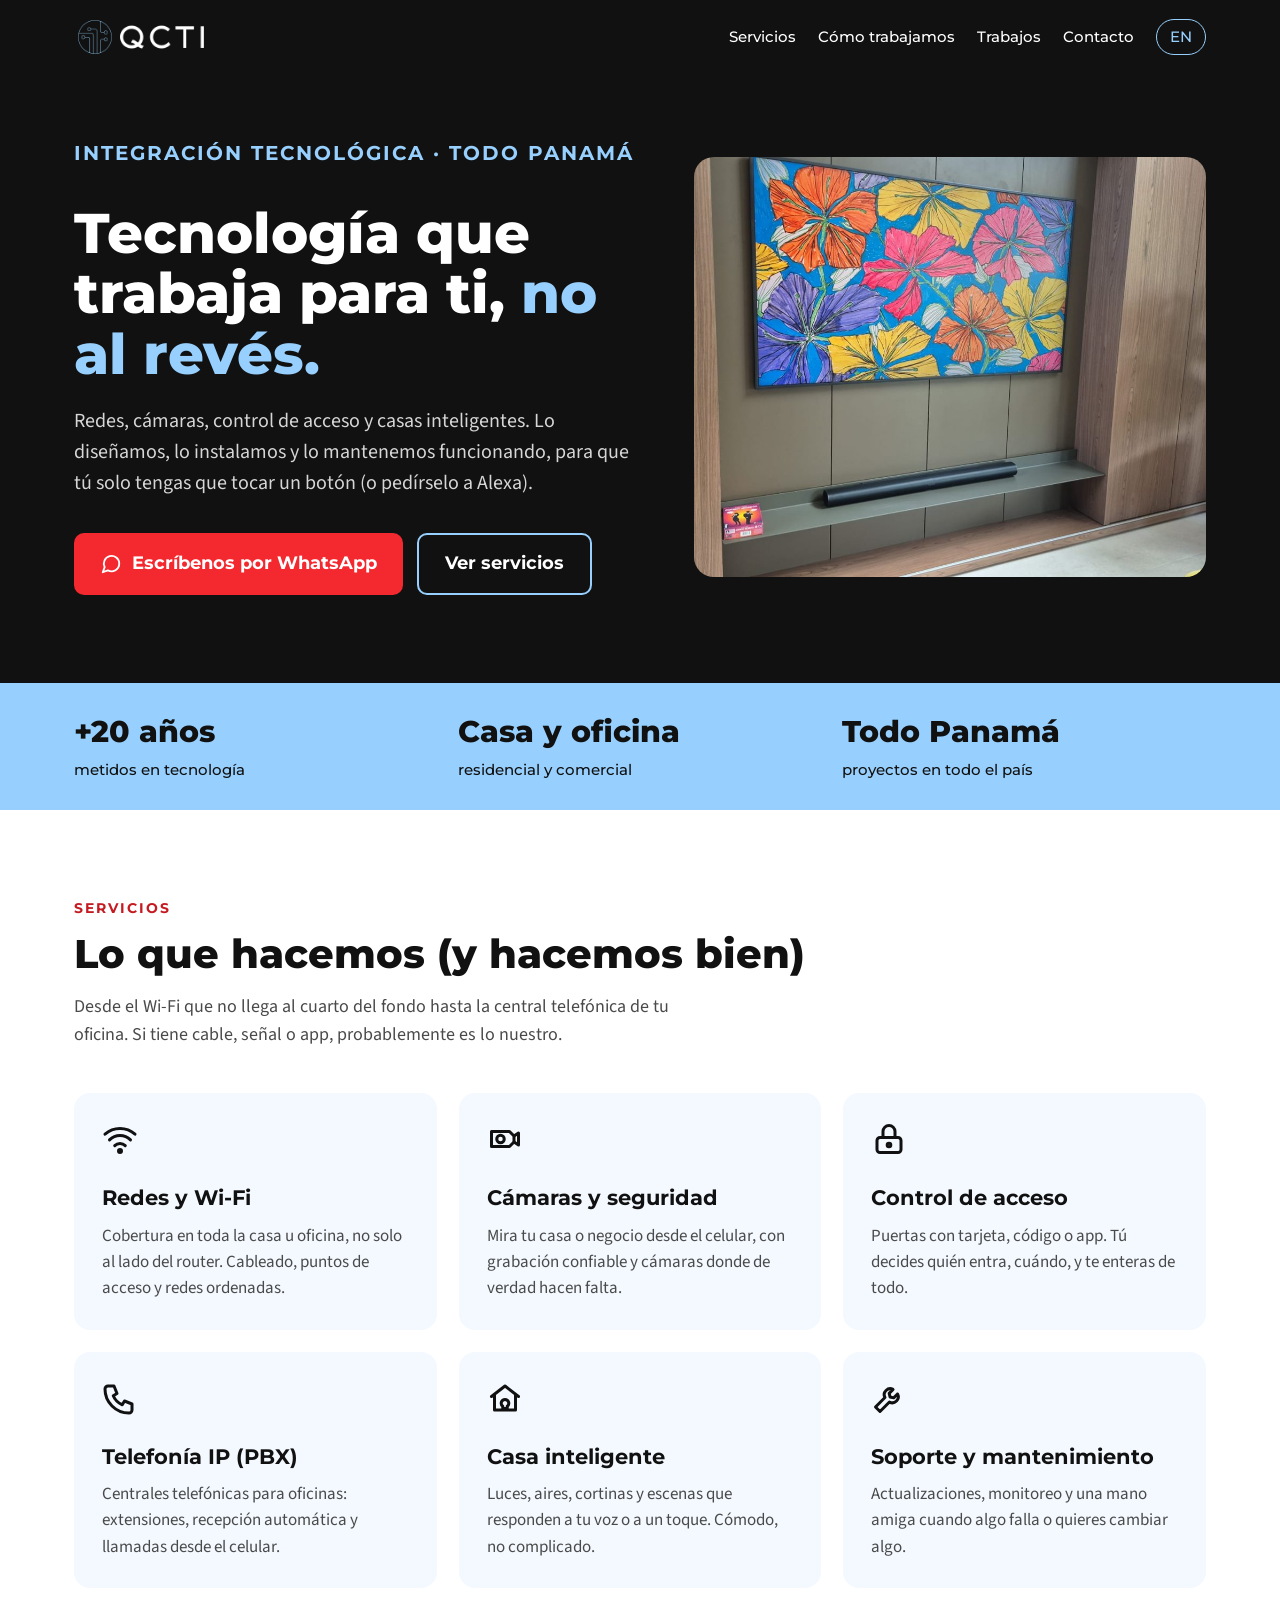
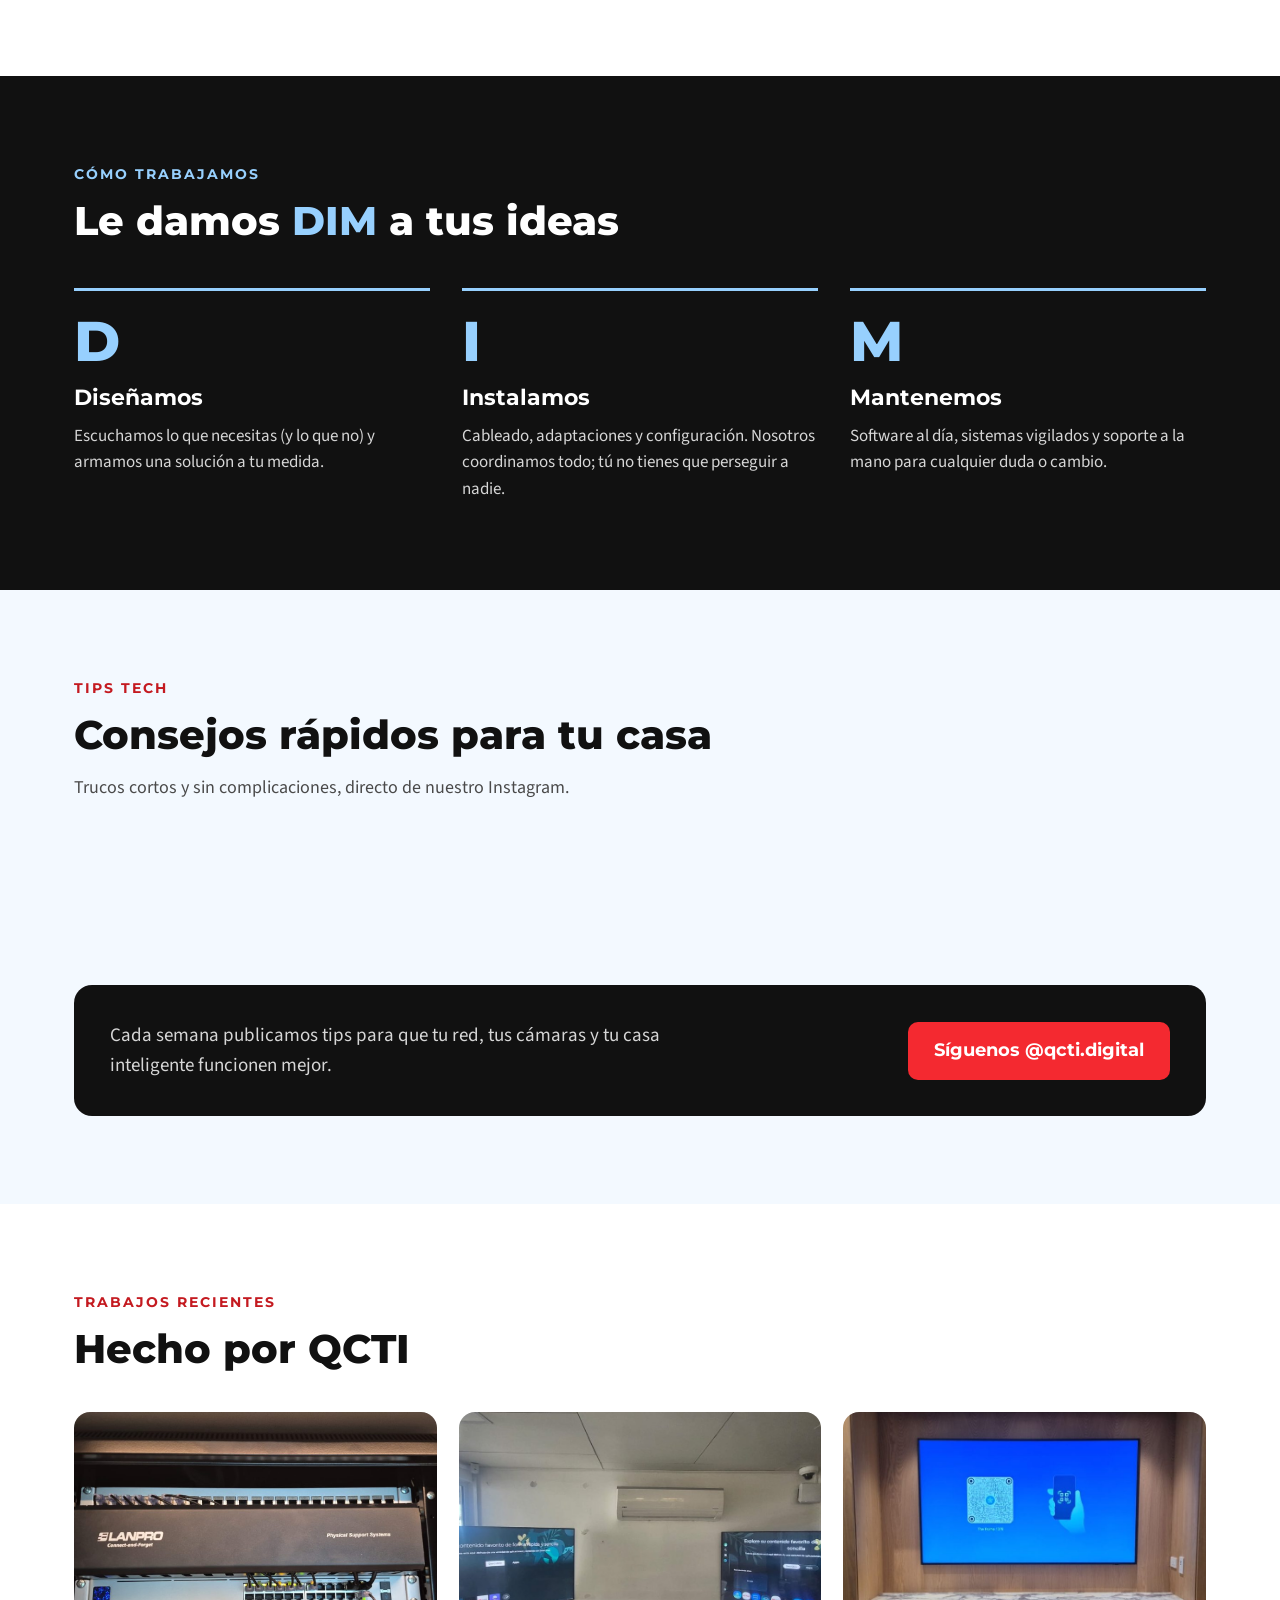
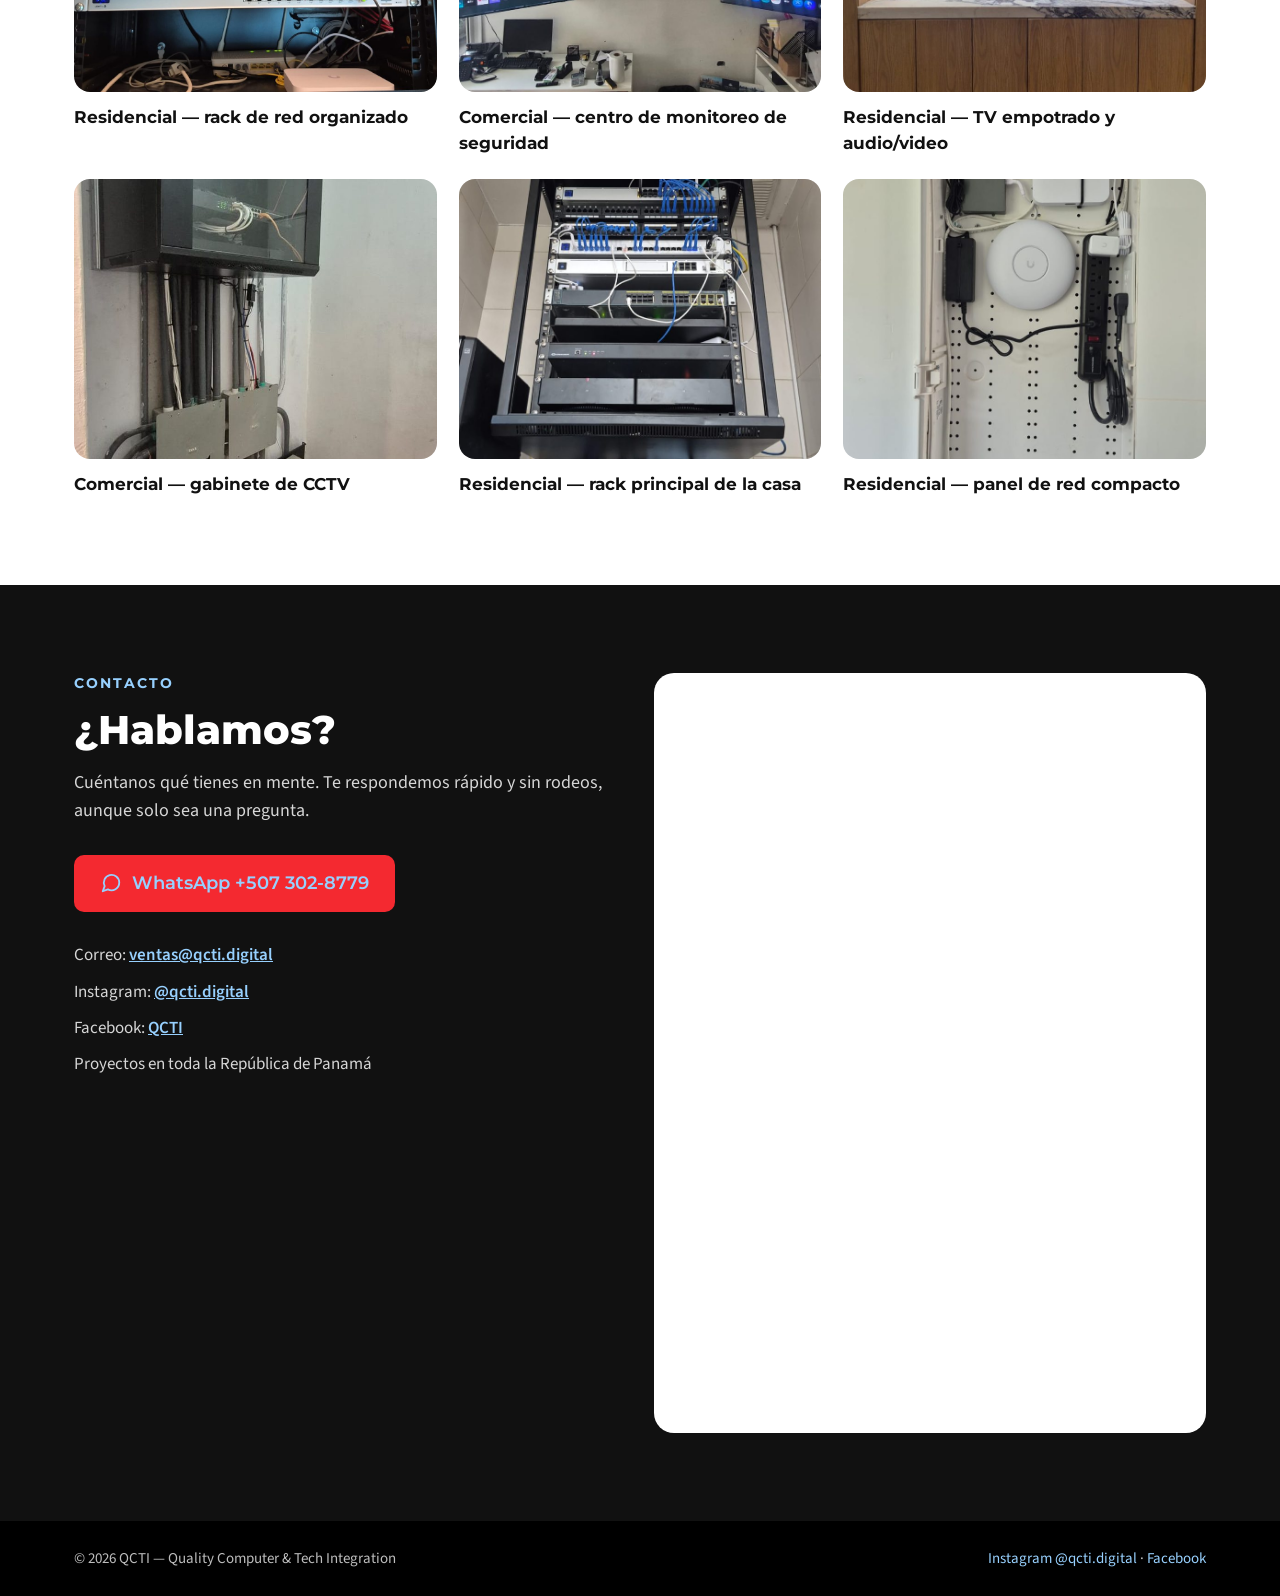
<file: index.html>
<!doctype html>
<html lang="es">
<head>
<meta charset="utf-8">
<meta name="viewport" content="width=device-width, initial-scale=1">
<title>QCTI — Integración tecnológica en Panamá</title>
<meta name="description" content="Redes, cámaras, control de acceso, telefonía IP y casas inteligentes. Diseñamos, instalamos y mantenemos. Proyectos en toda la República de Panamá.">
<meta property="og:title" content="QCTI — Integración tecnológica en Panamá">
<meta property="og:description" content="Redes, cámaras, control de acceso, telefonía IP y casas inteligentes. Diseñamos, instalamos y mantenemos. Proyectos en toda la República de Panamá.">
<meta property="og:image" content="https://qcti.digital/assets/img/og.jpg">
<meta property="og:type" content="website">
<link rel="icon" href="favicon.png">
<link rel="apple-touch-icon" href="assets/img/apple-touch-icon.png">
<link rel="alternate" hreflang="es" href="https://qcti.digital/">
<link rel="alternate" hreflang="en" href="https://qcti.digital/en/">
<link rel="preconnect" href="https://fonts.googleapis.com">
<link rel="preconnect" href="https://fonts.gstatic.com" crossorigin>
<link href="https://fonts.googleapis.com/css2?family=Montserrat:wght@500;700;800&family=Source+Sans+3:wght@400;600&display=swap" rel="stylesheet">
<link rel="stylesheet" href="assets/site.css">
<!-- Metricool tracking -->
<script>function loadScript(a){var b=document.getElementsByTagName("head")[0],c=document.createElement("script");c.type="text/javascript",c.src="https://tracker.metricool.com/resources/be.js",c.onreadystatechange=a,c.onload=a,b.appendChild(c)}loadScript(function(){beTracker.t({hash:"395db143343a4feb9411575e496ec70f"})});</script>
</head>
<body>
<header><div class="wrap bar">
<a class="logo" href="#top" aria-label="QCTI"><img src="assets/img/qcti-logo-white.png" alt="QCTI" width="640" height="200"></a>
<nav aria-label="Menu"><a href="#servicios">Servicios</a><a href="#como">Cómo trabajamos</a><a href="#trabajos">Trabajos</a><a href="#contacto">Contacto</a><a class="lang" href="en/" hreflang="en" aria-label="English">EN</a></nav>
</div></header>
<main id="top">
<section class="hero"><div class="wrap">
<div class="hero-text">
<p class="eyebrow">Integración tecnológica · Todo Panamá</p>
<h1>Tecnología que trabaja para ti, <span>no al revés.</span></h1>
<p>Redes, cámaras, control de acceso y casas inteligentes. Lo diseñamos, lo instalamos y lo mantenemos funcionando, para que tú solo tengas que tocar un botón (o pedírselo a Alexa).</p>
<div class="ctas"><a class="btn btn-red" href="https://wa.me/5073028779?text=Hola%20QCTI%2C%20quisiera%20información"><svg width="22" height="22" viewBox="0 0 24 24" fill="none" stroke="currentColor" stroke-width="2" stroke-linecap="round" stroke-linejoin="round" aria-hidden="true"><path d="M21 11.5a8.4 8.4 0 0 1-12.4 7.4L3 21l2.1-5.6A8.4 8.4 0 1 1 21 11.5z"/></svg>Escríbenos por WhatsApp</a><a class="btn btn-line" href="#servicios">Ver servicios</a></div>
</div>
<img class="hero-img" src="assets/img/hero-av-wall.jpg" alt="Sala con TV empotrado y barra de sonido instalados por QCTI" width="1400" height="787">
</div></section>
<section class="facts" aria-label="QCTI"><div class="wrap"><div><b>+20 años</b><span>metidos en tecnología</span></div><div><b>Casa y oficina</b><span>residencial y comercial</span></div><div><b>Todo Panamá</b><span>proyectos en todo el país</span></div></div></section>
<section id="servicios" class="section"><div class="wrap">
<p class="eyebrow">Servicios</p><h2>Lo que hacemos (y hacemos bien)</h2><p class="lead">Desde el Wi‑Fi que no llega al cuarto del fondo hasta la central telefónica de tu oficina. Si tiene cable, señal o app, probablemente es lo nuestro.</p>
<div class="grid"><div class="card"><svg width="36" height="36" viewBox="0 0 24 24" fill="none" stroke="#111" stroke-width="2" stroke-linecap="round" stroke-linejoin="round" aria-hidden="true"><path d="M2 8.8a15 15 0 0 1 20 0"/><path d="M5 12.6a10 10 0 0 1 14 0"/><path d="M8.5 16.4a5 5 0 0 1 7 0"/><circle cx="12" cy="20" r="1"/></svg><h3>Redes y Wi‑Fi</h3><p>Cobertura en toda la casa u oficina, no solo al lado del router. Cableado, puntos de acceso y redes ordenadas.</p></div><div class="card"><svg width="36" height="36" viewBox="0 0 24 24" fill="none" stroke="#111" stroke-width="2" stroke-linecap="round" stroke-linejoin="round" aria-hidden="true"><path d="M3 7h12l3 3v4l-3 3H3z"/><circle cx="9" cy="12" r="2.5"/><path d="M18 10l3-2v8l-3-2"/></svg><h3>Cámaras y seguridad</h3><p>Mira tu casa o negocio desde el celular, con grabación confiable y cámaras donde de verdad hacen falta.</p></div><div class="card"><svg width="36" height="36" viewBox="0 0 24 24" fill="none" stroke="#111" stroke-width="2" stroke-linecap="round" stroke-linejoin="round" aria-hidden="true"><rect x="4" y="11" width="16" height="10" rx="2"/><path d="M8 11V7a4 4 0 0 1 8 0v4"/><circle cx="12" cy="16" r="1.2"/></svg><h3>Control de acceso</h3><p>Puertas con tarjeta, código o app. Tú decides quién entra, cuándo, y te enteras de todo.</p></div><div class="card"><svg width="36" height="36" viewBox="0 0 24 24" fill="none" stroke="#111" stroke-width="2" stroke-linecap="round" stroke-linejoin="round" aria-hidden="true"><path d="M4 4h4l2 5-2.5 1.5a11 11 0 0 0 6 6L15 14l5 2v4a2 2 0 0 1-2 2A16 16 0 0 1 2 6a2 2 0 0 1 2-2z"/></svg><h3>Telefonía IP (PBX)</h3><p>Centrales telefónicas para oficinas: extensiones, recepción automática y llamadas desde el celular.</p></div><div class="card"><svg width="36" height="36" viewBox="0 0 24 24" fill="none" stroke="#111" stroke-width="2" stroke-linecap="round" stroke-linejoin="round" aria-hidden="true"><path d="M3 11l9-7 9 7"/><path d="M5 10v10h14V10"/><path d="M12 13a2.5 2.5 0 0 0-1.5 4.5V19h3v-1.5A2.5 2.5 0 0 0 12 13z"/></svg><h3>Casa inteligente</h3><p>Luces, aires, cortinas y escenas que responden a tu voz o a un toque. Cómodo, no complicado.</p></div><div class="card"><svg width="36" height="36" viewBox="0 0 24 24" fill="none" stroke="#111" stroke-width="2" stroke-linecap="round" stroke-linejoin="round" aria-hidden="true"><path d="M14.7 6.3a4 4 0 0 0-5.4 5.4L3 18l3 3 6.3-6.3a4 4 0 0 0 5.4-5.4l-2.6 2.6-2.4-.6-.6-2.4z"/></svg><h3>Soporte y mantenimiento</h3><p>Actualizaciones, monitoreo y una mano amiga cuando algo falla o quieres cambiar algo.</p></div></div>
</div></section>
<section id="como" class="section dark"><div class="wrap">
<p class="eyebrow">Cómo trabajamos</p><h2 style="margin-bottom:44px">Le damos <span style="color:var(--blue)">DIM</span> a tus ideas</h2>
<div class="steps"><div class="step"><div class="l">D</div><h3>Diseñamos</h3><p>Escuchamos lo que necesitas (y lo que no) y armamos una solución a tu medida.</p></div><div class="step"><div class="l">I</div><h3>Instalamos</h3><p>Cableado, adaptaciones y configuración. Nosotros coordinamos todo; tú no tienes que perseguir a nadie.</p></div><div class="step"><div class="l">M</div><h3>Mantenemos</h3><p>Software al día, sistemas vigilados y soporte a la mano para cualquier duda o cambio.</p></div></div>
</div></section>
<section id="tips" class="section ice"><div class="wrap">
<div class="tips-head"><div><p class="eyebrow">Tips tech</p><h2>Consejos rápidos para tu casa</h2><p class="lead">Trucos cortos y sin complicaciones, directo de nuestro Instagram.</p></div></div>
<!-- Instagram feed (Behold) -->
<div class="ig-feed"><behold-widget feed-id="ZJGMYx6UoQaLjsUKSfDc"></behold-widget></div>
<div class="ig-box"><p>Cada semana publicamos tips para que tu red, tus cámaras y tu casa inteligente funcionen mejor.</p><a class="btn btn-red" href="https://instagram.com/qcti.digital">Síguenos @qcti.digital</a></div>
</div></section>
<section id="trabajos" class="section"><div class="wrap">
<p class="eyebrow">Trabajos recientes</p><h2 style="margin-bottom:40px">Hecho por QCTI</h2>
<div class="grid gallery"><figure><img src="assets/img/rack-residencial.jpg" alt="Residencial — rack de red organizado" loading="lazy" width="1400" height="788"><figcaption>Residencial — rack de red organizado</figcaption></figure><figure><img src="assets/img/centro-monitoreo.jpg" alt="Comercial — centro de monitoreo de seguridad" loading="lazy" width="1400" height="788"><figcaption>Comercial — centro de monitoreo de seguridad</figcaption></figure><figure><img src="assets/img/tv-empotrado.jpg" alt="Residencial — TV empotrado y audio/video" loading="lazy" width="1400" height="788"><figcaption>Residencial — TV empotrado y audio/video</figcaption></figure><figure><img src="assets/img/gabinete-cctv.jpg" alt="Comercial — gabinete de CCTV" loading="lazy" width="1400" height="788"><figcaption>Comercial — gabinete de CCTV</figcaption></figure><figure><img src="assets/img/rack-principal.jpg" alt="Residencial — rack principal de la casa" loading="lazy" width="1400" height="788"><figcaption>Residencial — rack principal de la casa</figcaption></figure><figure><img src="assets/img/panel-compacto.jpg" alt="Residencial — panel de red compacto" loading="lazy" width="1400" height="788"><figcaption>Residencial — panel de red compacto</figcaption></figure></div>
</div></section>
<section id="contacto" class="section dark contact"><div class="wrap">
<div class="contact-info">
<p class="eyebrow">Contacto</p><h2>¿Hablamos?</h2><p class="lead" style="margin-bottom:30px">Cuéntanos qué tienes en mente. Te respondemos rápido y sin rodeos, aunque solo sea una pregunta.</p>
<a class="btn btn-red" href="https://wa.me/5073028779?text=Hola%20QCTI%2C%20quisiera%20información"><svg width="22" height="22" viewBox="0 0 24 24" fill="none" stroke="currentColor" stroke-width="2" stroke-linecap="round" stroke-linejoin="round" aria-hidden="true"><path d="M21 11.5a8.4 8.4 0 0 1-12.4 7.4L3 21l2.1-5.6A8.4 8.4 0 1 1 21 11.5z"/></svg>WhatsApp +507 302-8779</a>
<ul><li>Correo: <a href="mailto:ventas@qcti.digital">ventas@qcti.digital</a></li><li>Instagram: <a href="https://instagram.com/qcti.digital">@qcti.digital</a></li><li>Facebook: <a href="https://www.facebook.com/qcti.digital">QCTI</a></li><li>Proyectos en toda la República de Panamá</li></ul>
</div>
<div class="form-box"><iframe src="https://docs.google.com/forms/d/e/1FAIpQLSe6XqBtSs-Q9NquqeVwQROhagyp8VaxZxzmzQJxmTKVOXbT4Q/viewform?embedded=true" title="Formulario de contacto" loading="lazy"></iframe></div>
</div></section>
</main>
<footer><div class="wrap"><div>© 2026 QCTI — Quality Computer &amp; Tech Integration</div><span><a href="https://instagram.com/qcti.digital">Instagram @qcti.digital</a> · <a href="https://www.facebook.com/qcti.digital">Facebook</a></span></div></footer>
<a class="wa-float" href="https://wa.me/5073028779?text=Hola%20QCTI%2C%20quisiera%20información" aria-label="WhatsApp"><svg width="22" height="22" viewBox="0 0 24 24" fill="none" stroke="currentColor" stroke-width="2" stroke-linecap="round" stroke-linejoin="round" aria-hidden="true"><path d="M21 11.5a8.4 8.4 0 0 1-12.4 7.4L3 21l2.1-5.6A8.4 8.4 0 1 1 21 11.5z"/></svg></a>
<script type="module" src="https://w.behold.so/widget.js"></script>
</body>
</html>
</file>
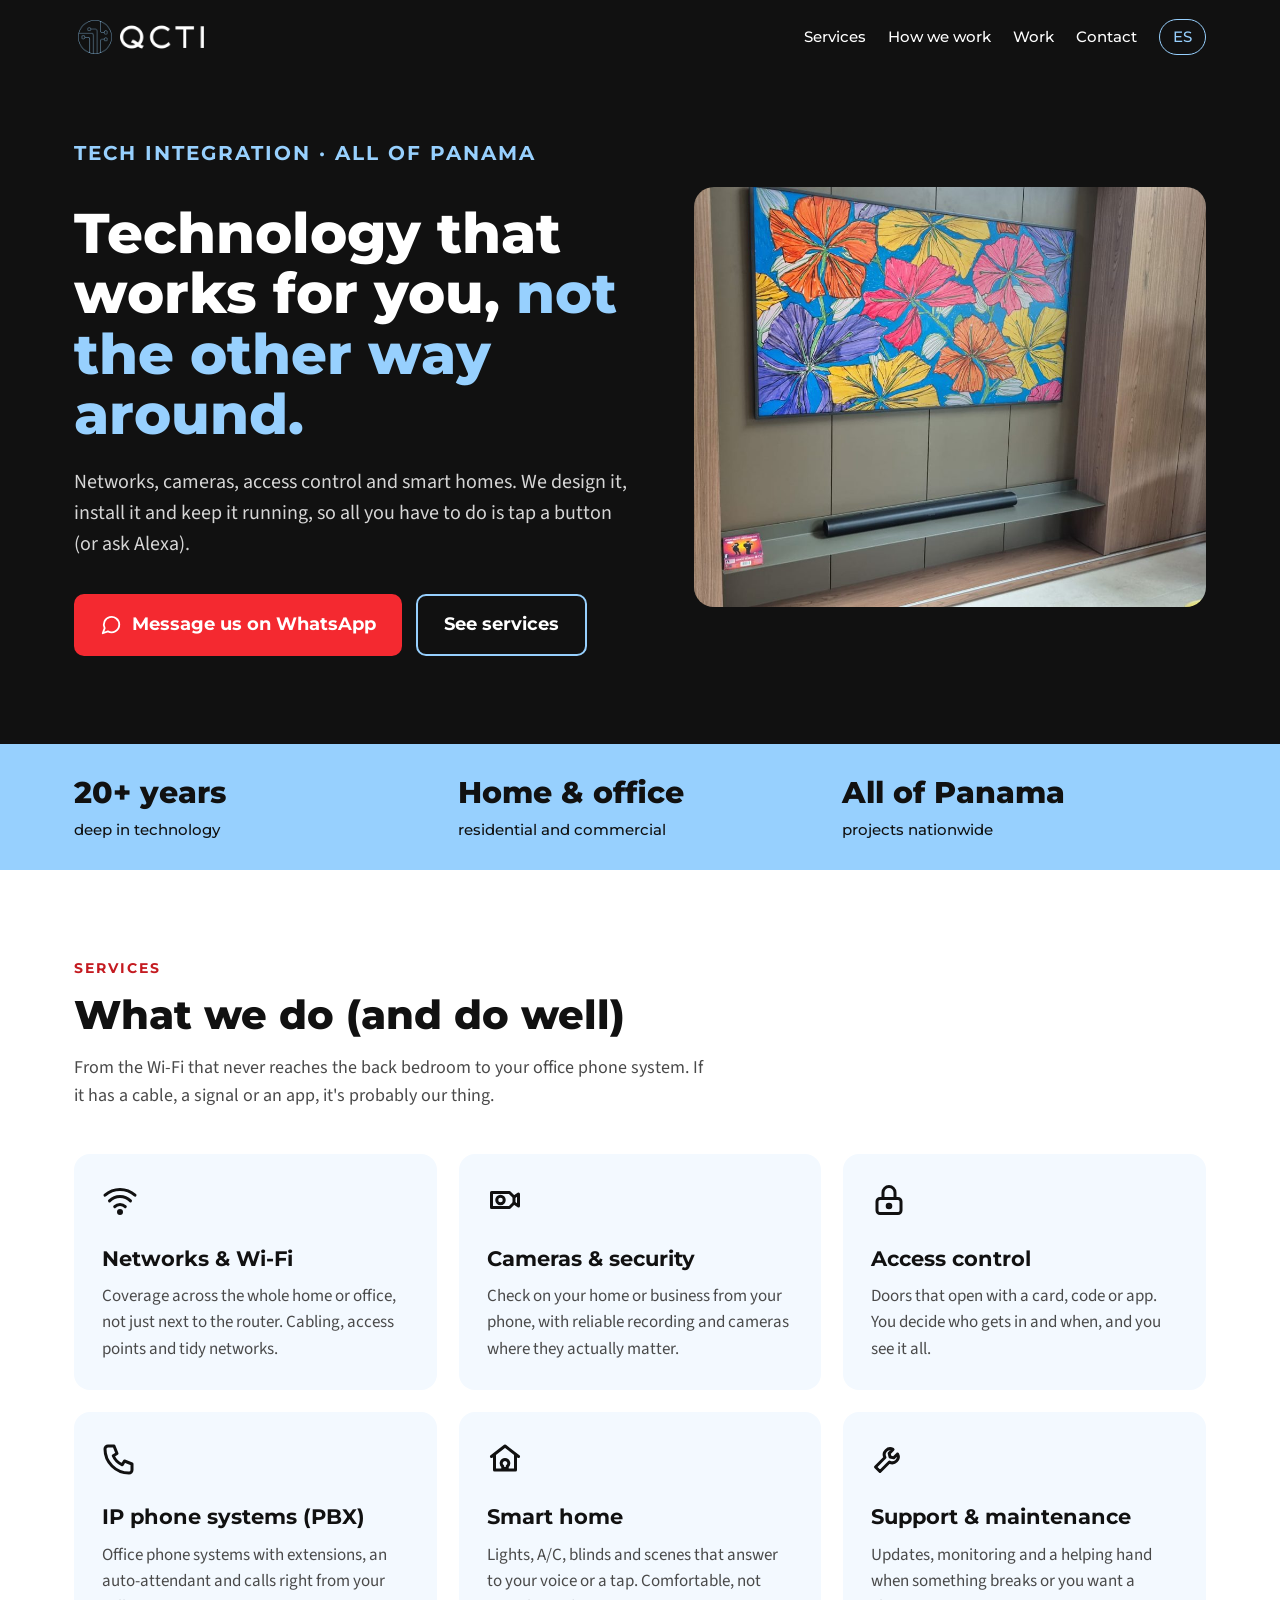
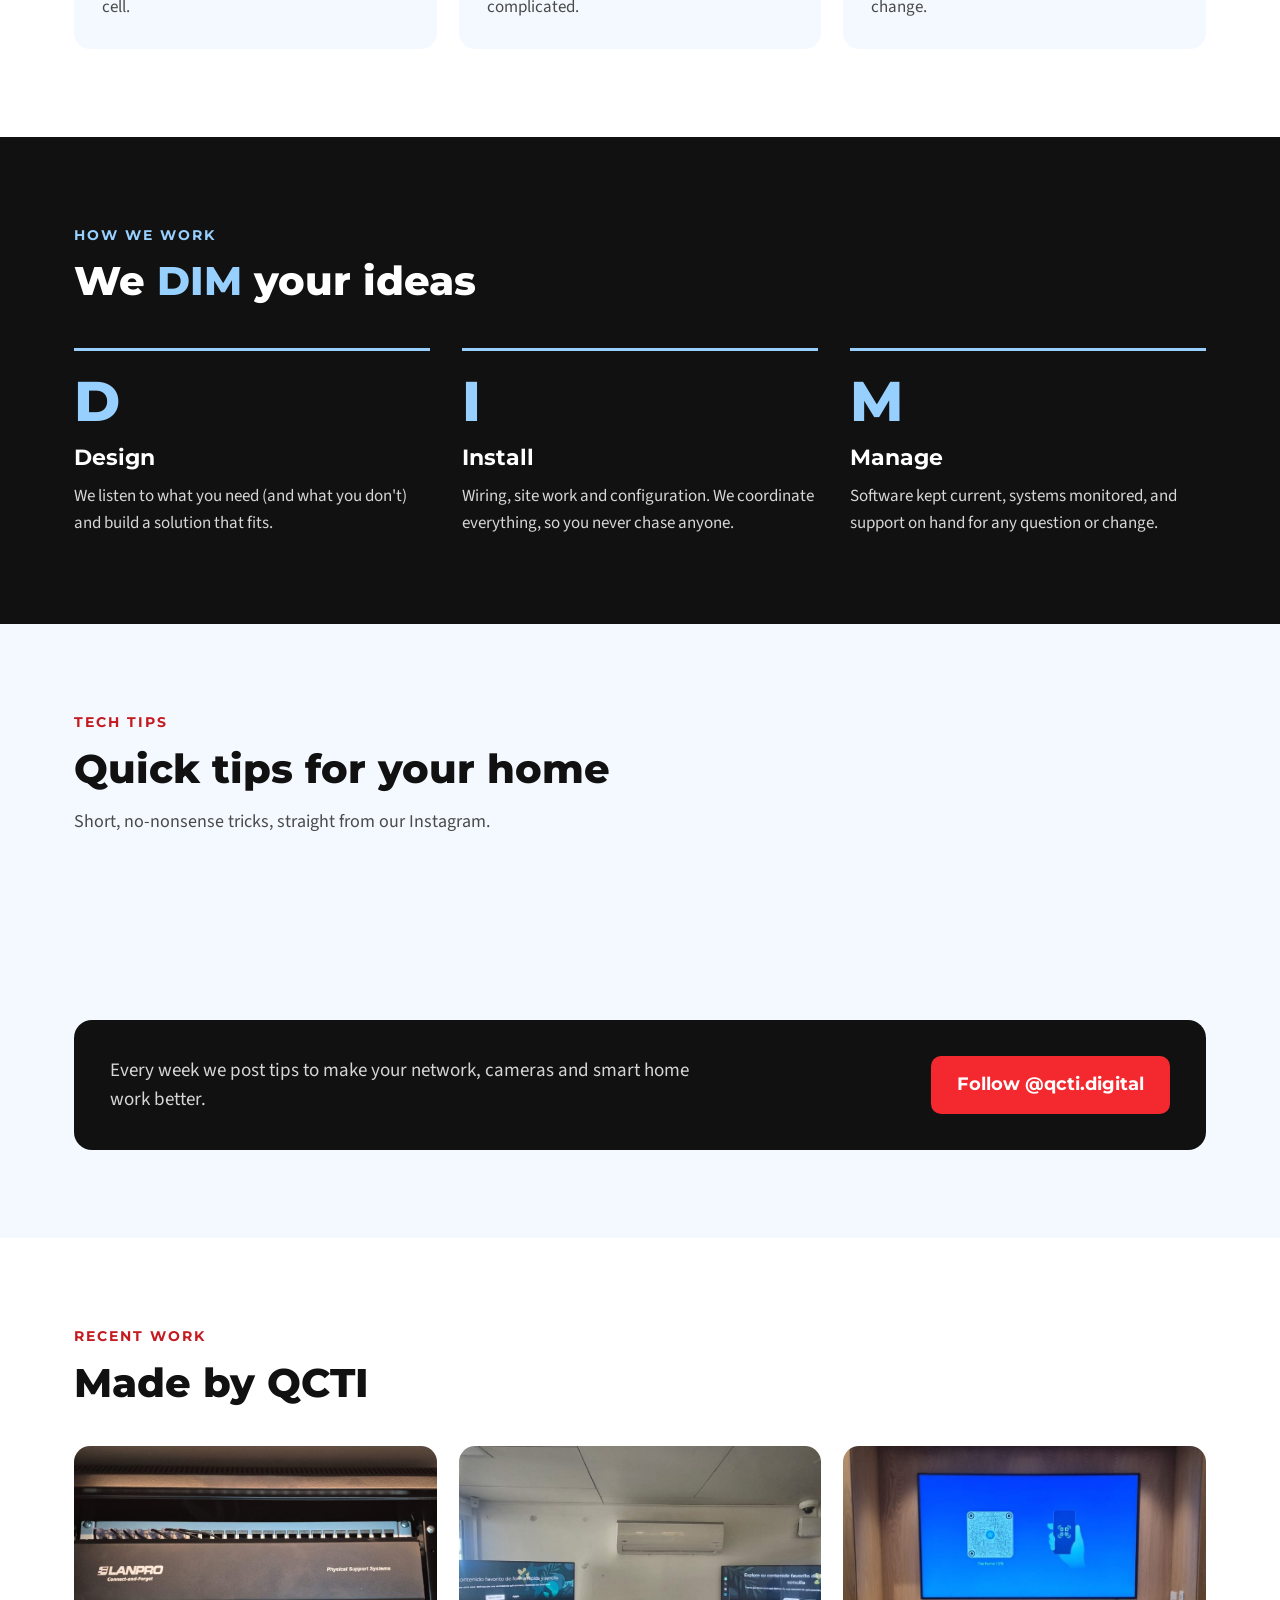
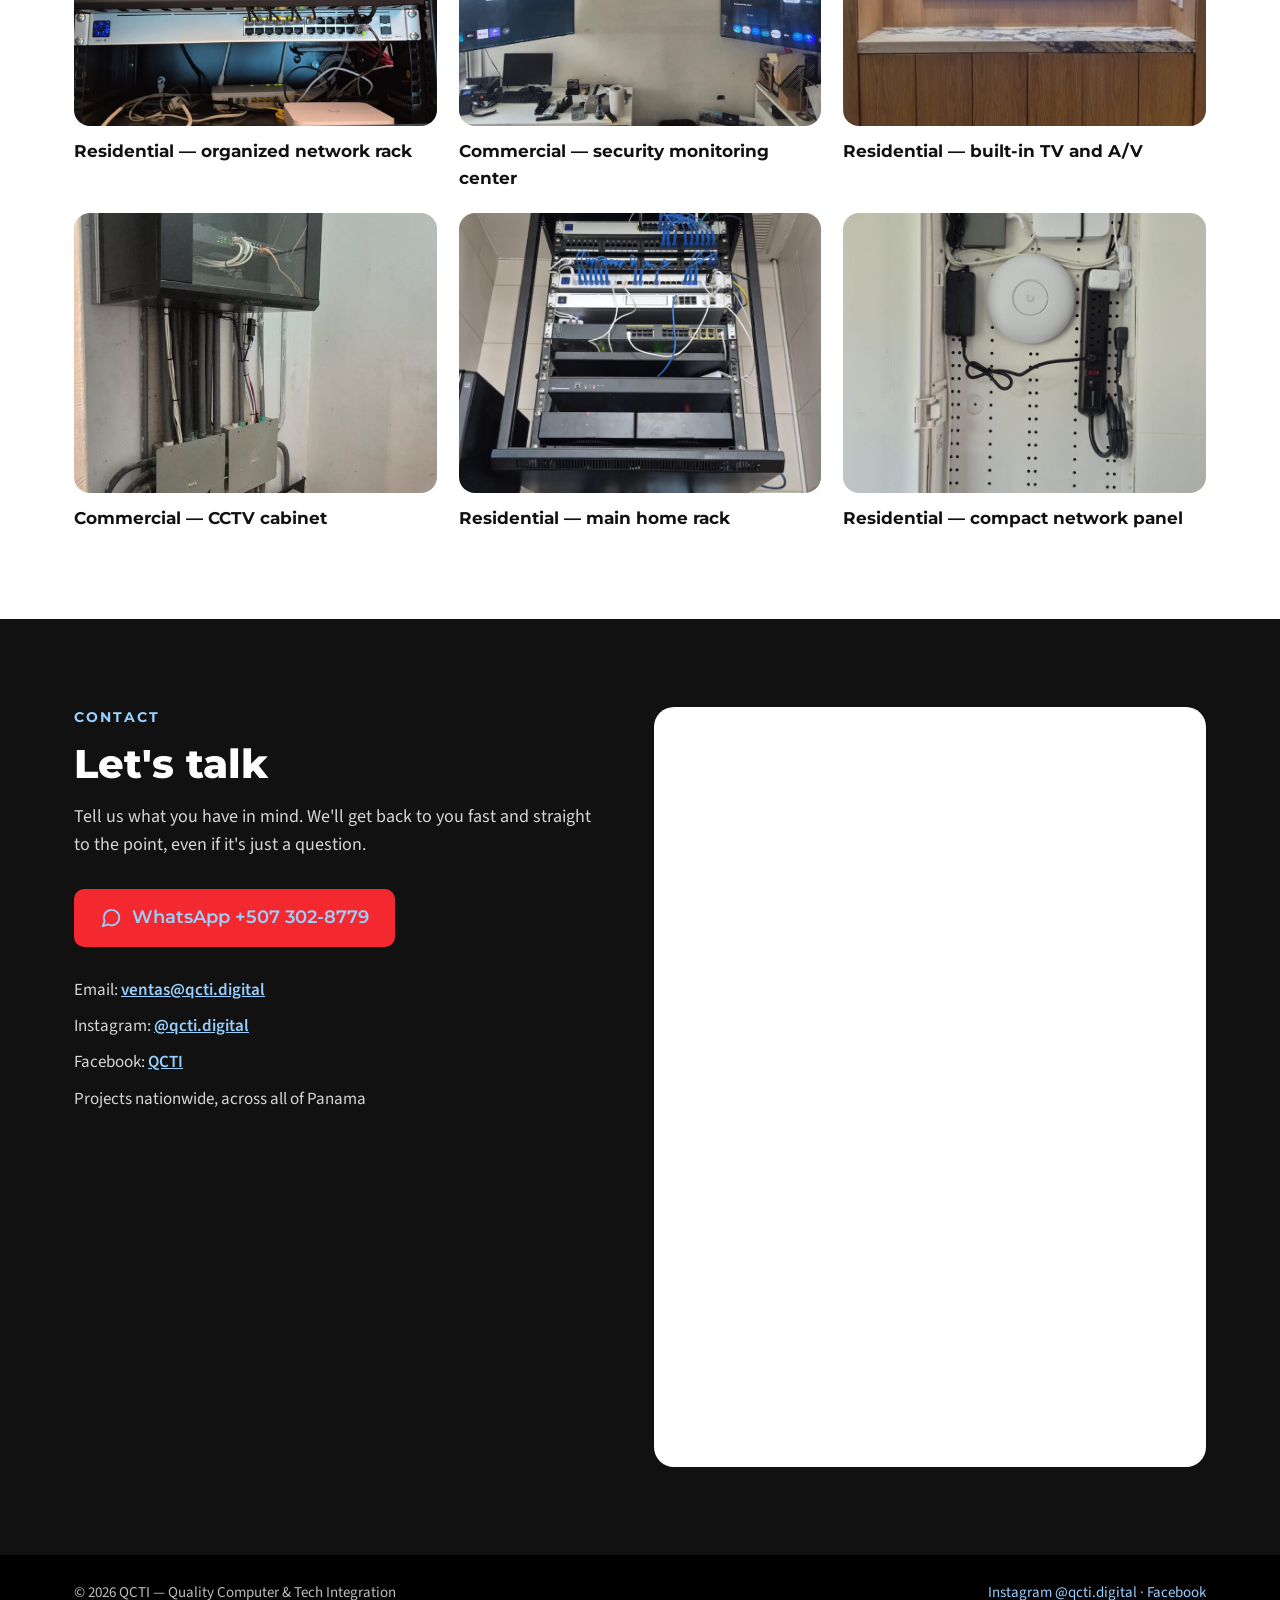
<file: en/index.html>
<!doctype html>
<html lang="en">
<head>
<meta charset="utf-8">
<meta name="viewport" content="width=device-width, initial-scale=1">
<title>QCTI — Technology integration in Panama</title>
<meta name="description" content="Networks, cameras, access control, IP phone systems and smart homes. We design, install and maintain. Projects across all of Panama.">
<meta property="og:title" content="QCTI — Technology integration in Panama">
<meta property="og:description" content="Networks, cameras, access control, IP phone systems and smart homes. We design, install and maintain. Projects across all of Panama.">
<meta property="og:image" content="https://qcti.digital/assets/img/og.jpg">
<meta property="og:type" content="website">
<link rel="icon" href="../favicon.png">
<link rel="apple-touch-icon" href="../assets/img/apple-touch-icon.png">
<link rel="alternate" hreflang="es" href="https://qcti.digital/">
<link rel="alternate" hreflang="en" href="https://qcti.digital/en/">
<link rel="preconnect" href="https://fonts.googleapis.com">
<link rel="preconnect" href="https://fonts.gstatic.com" crossorigin>
<link href="https://fonts.googleapis.com/css2?family=Montserrat:wght@500;700;800&family=Source+Sans+3:wght@400;600&display=swap" rel="stylesheet">
<link rel="stylesheet" href="../assets/site.css">
<!-- Metricool tracking -->
<script>function loadScript(a){var b=document.getElementsByTagName("head")[0],c=document.createElement("script");c.type="text/javascript",c.src="https://tracker.metricool.com/resources/be.js",c.onreadystatechange=a,c.onload=a,b.appendChild(c)}loadScript(function(){beTracker.t({hash:"395db143343a4feb9411575e496ec70f"})});</script>
</head>
<body>
<header><div class="wrap bar">
<a class="logo" href="#top" aria-label="QCTI"><img src="../assets/img/qcti-logo-white.png" alt="QCTI" width="640" height="200"></a>
<nav aria-label="Menu"><a href="#servicios">Services</a><a href="#como">How we work</a><a href="#trabajos">Work</a><a href="#contacto">Contact</a><a class="lang" href="../" hreflang="es" aria-label="Español">ES</a></nav>
</div></header>
<main id="top">
<section class="hero"><div class="wrap">
<div class="hero-text">
<p class="eyebrow">Tech integration · All of Panama</p>
<h1>Technology that works for you, <span>not the other way around.</span></h1>
<p>Networks, cameras, access control and smart homes. We design it, install it and keep it running, so all you have to do is tap a button (or ask Alexa).</p>
<div class="ctas"><a class="btn btn-red" href="https://wa.me/5073028779?text=Hi%20QCTI%2C%20I%27d%20like%20some%20info"><svg width="22" height="22" viewBox="0 0 24 24" fill="none" stroke="currentColor" stroke-width="2" stroke-linecap="round" stroke-linejoin="round" aria-hidden="true"><path d="M21 11.5a8.4 8.4 0 0 1-12.4 7.4L3 21l2.1-5.6A8.4 8.4 0 1 1 21 11.5z"/></svg>Message us on WhatsApp</a><a class="btn btn-line" href="#servicios">See services</a></div>
</div>
<img class="hero-img" src="../assets/img/hero-av-wall.jpg" alt="Living room with a built-in TV and soundbar installed by QCTI" width="1400" height="787">
</div></section>
<section class="facts" aria-label="QCTI"><div class="wrap"><div><b>20+ years</b><span>deep in technology</span></div><div><b>Home &amp; office</b><span>residential and commercial</span></div><div><b>All of Panama</b><span>projects nationwide</span></div></div></section>
<section id="servicios" class="section"><div class="wrap">
<p class="eyebrow">Services</p><h2>What we do (and do well)</h2><p class="lead">From the Wi‑Fi that never reaches the back bedroom to your office phone system. If it has a cable, a signal or an app, it's probably our thing.</p>
<div class="grid"><div class="card"><svg width="36" height="36" viewBox="0 0 24 24" fill="none" stroke="#111" stroke-width="2" stroke-linecap="round" stroke-linejoin="round" aria-hidden="true"><path d="M2 8.8a15 15 0 0 1 20 0"/><path d="M5 12.6a10 10 0 0 1 14 0"/><path d="M8.5 16.4a5 5 0 0 1 7 0"/><circle cx="12" cy="20" r="1"/></svg><h3>Networks &amp; Wi‑Fi</h3><p>Coverage across the whole home or office, not just next to the router. Cabling, access points and tidy networks.</p></div><div class="card"><svg width="36" height="36" viewBox="0 0 24 24" fill="none" stroke="#111" stroke-width="2" stroke-linecap="round" stroke-linejoin="round" aria-hidden="true"><path d="M3 7h12l3 3v4l-3 3H3z"/><circle cx="9" cy="12" r="2.5"/><path d="M18 10l3-2v8l-3-2"/></svg><h3>Cameras &amp; security</h3><p>Check on your home or business from your phone, with reliable recording and cameras where they actually matter.</p></div><div class="card"><svg width="36" height="36" viewBox="0 0 24 24" fill="none" stroke="#111" stroke-width="2" stroke-linecap="round" stroke-linejoin="round" aria-hidden="true"><rect x="4" y="11" width="16" height="10" rx="2"/><path d="M8 11V7a4 4 0 0 1 8 0v4"/><circle cx="12" cy="16" r="1.2"/></svg><h3>Access control</h3><p>Doors that open with a card, code or app. You decide who gets in and when, and you see it all.</p></div><div class="card"><svg width="36" height="36" viewBox="0 0 24 24" fill="none" stroke="#111" stroke-width="2" stroke-linecap="round" stroke-linejoin="round" aria-hidden="true"><path d="M4 4h4l2 5-2.5 1.5a11 11 0 0 0 6 6L15 14l5 2v4a2 2 0 0 1-2 2A16 16 0 0 1 2 6a2 2 0 0 1 2-2z"/></svg><h3>IP phone systems (PBX)</h3><p>Office phone systems with extensions, an auto‑attendant and calls right from your cell.</p></div><div class="card"><svg width="36" height="36" viewBox="0 0 24 24" fill="none" stroke="#111" stroke-width="2" stroke-linecap="round" stroke-linejoin="round" aria-hidden="true"><path d="M3 11l9-7 9 7"/><path d="M5 10v10h14V10"/><path d="M12 13a2.5 2.5 0 0 0-1.5 4.5V19h3v-1.5A2.5 2.5 0 0 0 12 13z"/></svg><h3>Smart home</h3><p>Lights, A/C, blinds and scenes that answer to your voice or a tap. Comfortable, not complicated.</p></div><div class="card"><svg width="36" height="36" viewBox="0 0 24 24" fill="none" stroke="#111" stroke-width="2" stroke-linecap="round" stroke-linejoin="round" aria-hidden="true"><path d="M14.7 6.3a4 4 0 0 0-5.4 5.4L3 18l3 3 6.3-6.3a4 4 0 0 0 5.4-5.4l-2.6 2.6-2.4-.6-.6-2.4z"/></svg><h3>Support &amp; maintenance</h3><p>Updates, monitoring and a helping hand when something breaks or you want a change.</p></div></div>
</div></section>
<section id="como" class="section dark"><div class="wrap">
<p class="eyebrow">How we work</p><h2 style="margin-bottom:44px">We <span style="color:var(--blue)">DIM</span> your ideas</h2>
<div class="steps"><div class="step"><div class="l">D</div><h3>Design</h3><p>We listen to what you need (and what you don't) and build a solution that fits.</p></div><div class="step"><div class="l">I</div><h3>Install</h3><p>Wiring, site work and configuration. We coordinate everything, so you never chase anyone.</p></div><div class="step"><div class="l">M</div><h3>Manage</h3><p>Software kept current, systems monitored, and support on hand for any question or change.</p></div></div>
</div></section>
<section id="tips" class="section ice"><div class="wrap">
<div class="tips-head"><div><p class="eyebrow">Tech tips</p><h2>Quick tips for your home</h2><p class="lead">Short, no‑nonsense tricks, straight from our Instagram.</p></div></div>
<!-- Instagram feed (Behold) -->
<div class="ig-feed"><behold-widget feed-id="ZJGMYx6UoQaLjsUKSfDc"></behold-widget></div>
<div class="ig-box"><p>Every week we post tips to make your network, cameras and smart home work better.</p><a class="btn btn-red" href="https://instagram.com/qcti.digital">Follow @qcti.digital</a></div>
</div></section>
<section id="trabajos" class="section"><div class="wrap">
<p class="eyebrow">Recent work</p><h2 style="margin-bottom:40px">Made by QCTI</h2>
<div class="grid gallery"><figure><img src="../assets/img/rack-residencial.jpg" alt="Residential — organized network rack" loading="lazy" width="1400" height="788"><figcaption>Residential — organized network rack</figcaption></figure><figure><img src="../assets/img/centro-monitoreo.jpg" alt="Commercial — security monitoring center" loading="lazy" width="1400" height="788"><figcaption>Commercial — security monitoring center</figcaption></figure><figure><img src="../assets/img/tv-empotrado.jpg" alt="Residential — built-in TV and A/V" loading="lazy" width="1400" height="788"><figcaption>Residential — built-in TV and A/V</figcaption></figure><figure><img src="../assets/img/gabinete-cctv.jpg" alt="Commercial — CCTV cabinet" loading="lazy" width="1400" height="788"><figcaption>Commercial — CCTV cabinet</figcaption></figure><figure><img src="../assets/img/rack-principal.jpg" alt="Residential — main home rack" loading="lazy" width="1400" height="788"><figcaption>Residential — main home rack</figcaption></figure><figure><img src="../assets/img/panel-compacto.jpg" alt="Residential — compact network panel" loading="lazy" width="1400" height="788"><figcaption>Residential — compact network panel</figcaption></figure></div>
</div></section>
<section id="contacto" class="section dark contact"><div class="wrap">
<div class="contact-info">
<p class="eyebrow">Contact</p><h2>Let's talk</h2><p class="lead" style="margin-bottom:30px">Tell us what you have in mind. We'll get back to you fast and straight to the point, even if it's just a question.</p>
<a class="btn btn-red" href="https://wa.me/5073028779?text=Hi%20QCTI%2C%20I%27d%20like%20some%20info"><svg width="22" height="22" viewBox="0 0 24 24" fill="none" stroke="currentColor" stroke-width="2" stroke-linecap="round" stroke-linejoin="round" aria-hidden="true"><path d="M21 11.5a8.4 8.4 0 0 1-12.4 7.4L3 21l2.1-5.6A8.4 8.4 0 1 1 21 11.5z"/></svg>WhatsApp +507 302-8779</a>
<ul><li>Email: <a href="mailto:ventas@qcti.digital">ventas@qcti.digital</a></li><li>Instagram: <a href="https://instagram.com/qcti.digital">@qcti.digital</a></li><li>Facebook: <a href="https://www.facebook.com/qcti.digital">QCTI</a></li><li>Projects nationwide, across all of Panama</li></ul>
</div>
<div class="form-box"><iframe src="https://docs.google.com/forms/d/e/1FAIpQLSe6XqBtSs-Q9NquqeVwQROhagyp8VaxZxzmzQJxmTKVOXbT4Q/viewform?embedded=true" title="Contact form" loading="lazy"></iframe></div>
</div></section>
</main>
<footer><div class="wrap"><div>© 2026 QCTI — Quality Computer &amp; Tech Integration</div><span><a href="https://instagram.com/qcti.digital">Instagram @qcti.digital</a> · <a href="https://www.facebook.com/qcti.digital">Facebook</a></span></div></footer>
<a class="wa-float" href="https://wa.me/5073028779?text=Hi%20QCTI%2C%20I%27d%20like%20some%20info" aria-label="WhatsApp"><svg width="22" height="22" viewBox="0 0 24 24" fill="none" stroke="currentColor" stroke-width="2" stroke-linecap="round" stroke-linejoin="round" aria-hidden="true"><path d="M21 11.5a8.4 8.4 0 0 1-12.4 7.4L3 21l2.1-5.6A8.4 8.4 0 1 1 21 11.5z"/></svg></a>
<script type="module" src="https://w.behold.so/widget.js"></script>
</body>
</html>
</file>
<file: assets/site.css>
:root{
  --ink:#111111; --blue:#97d0fe; --red:#f42930; --red-dark:#c41a20;
  --ice:#f3f9ff; --muted:#4a4a4a; --soft:#d6d6d6;
  --max:1180px;
}
*{box-sizing:border-box}
html{scroll-behavior:smooth}
body{margin:0;font-family:'Source Sans 3',system-ui,sans-serif;font-size:18px;line-height:1.55;color:var(--ink);background:#fff}
h1,h2,h3,.eyebrow,.btn,nav{font-family:Montserrat,system-ui,sans-serif}
img{max-width:100%;display:block}
a{color:var(--ink)}
.wrap{max-width:var(--max);margin:0 auto;padding:0 24px}
.section{padding:88px 0}
.dark{background:var(--ink);color:#fff}
.ice{background:var(--ice)}
.eyebrow{margin:0 0 12px;font-weight:700;font-size:14px;letter-spacing:2px;text-transform:uppercase;color:var(--red-dark)}
.dark .eyebrow{color:var(--blue)}
h2{margin:0 0 16px;font-weight:800;font-size:clamp(30px,4vw,40px);line-height:1.15}
.lead{margin:0 0 44px;max-width:640px;color:var(--muted)}
.dark .lead{color:var(--soft)}

/* header */
header{background:var(--ink);position:sticky;top:0;z-index:20}
.bar{display:flex;flex-wrap:wrap;align-items:center;justify-content:space-between;gap:12px;padding-top:16px;padding-bottom:16px}
.logo img{height:42px;width:auto}
nav{display:flex;flex-wrap:wrap;gap:22px;align-items:center;font-weight:500;font-size:15px}
nav a{color:#fff;text-decoration:none}
nav a:hover{color:var(--blue)}
nav .lang{color:var(--blue);border:1px solid var(--blue);border-radius:999px;padding:5px 13px}

/* hero */
.hero{background:var(--ink);color:#fff}
.hero .wrap{display:flex;flex-wrap:wrap;gap:48px;align-items:center;padding-top:64px;padding-bottom:88px}
.hero-text{flex:1 1 460px;min-width:0}
.hero .eyebrow{color:var(--blue)}
h1{margin:0 0 22px;font-weight:800;font-size:clamp(36px,5.4vw,56px);line-height:1.08}
h1 span{color:var(--blue)}
.hero p{margin:0 0 34px;font-size:20px;color:var(--soft);max-width:560px}
.hero-img{flex:1 1 400px;min-width:0;width:100%;height:420px;object-fit:cover;border-radius:20px}
.ctas{display:flex;flex-wrap:wrap;gap:14px}
.btn{display:inline-flex;align-items:center;gap:10px;font-weight:700;font-size:18px;padding:15px 26px;border-radius:10px;text-decoration:none;min-height:48px}
.btn-red{background:var(--red);color:#fff}
.btn-red:hover{background:var(--red-dark)}
.btn-line{color:#fff;border:2px solid var(--blue)}
.btn-line:hover{background:rgba(151,208,254,.12)}
.btn-ink{color:var(--ink);border:2px solid var(--ink);font-size:16px;padding:11px 20px}
.btn svg{flex:none}

/* facts */
.facts{background:var(--blue)}
.facts .wrap{display:grid;grid-template-columns:repeat(auto-fit,minmax(220px,1fr));gap:20px;padding-top:26px;padding-bottom:26px;font-family:Montserrat,sans-serif}
.facts b{display:block;font-weight:800;font-size:30px}
.facts span{font-size:15px;font-weight:500}

/* services */
.grid{display:grid;grid-template-columns:repeat(auto-fit,minmax(290px,1fr));gap:22px}
.card{background:var(--ice);border-radius:16px;padding:28px}
.card h3{margin:16px 0 8px;font-weight:700;font-size:21px}
.card p{margin:0;color:var(--muted);font-size:17px}

/* dim */
.steps{display:grid;grid-template-columns:repeat(auto-fit,minmax(260px,1fr));gap:32px}
.step{border-top:3px solid var(--blue);padding-top:22px}
.step .l{font-family:Montserrat,sans-serif;font-weight:800;font-size:56px;color:var(--blue);line-height:1}
.step h3{margin:12px 0 8px;font-size:22px}
.step p{margin:0;color:var(--soft);font-size:17px}

/* tips */
.tips-head{display:flex;flex-wrap:wrap;justify-content:space-between;align-items:flex-end;gap:20px;margin-bottom:36px}
.tips-head .lead{margin:0}
.ig-box{background:var(--ink);color:#fff;border-radius:18px;padding:36px;display:flex;flex-wrap:wrap;gap:20px;align-items:center;justify-content:space-between}
.ig-box p{margin:0;font-size:19px;max-width:620px;color:var(--soft)}

/* work */
.gallery figure{margin:0}
.gallery img{width:100%;height:280px;object-fit:cover;border-radius:16px}
.gallery figcaption{margin-top:12px;font-family:Montserrat,sans-serif;font-weight:700;font-size:17px}

/* contact */
.contact .wrap{display:flex;flex-wrap:wrap;gap:48px}
.contact-info{flex:1 1 400px;min-width:0}
.contact-info ul{list-style:none;padding:0;margin:30px 0 0;display:flex;flex-direction:column;gap:10px;color:var(--soft);font-size:17px}
.contact-info a{color:var(--blue);font-weight:600}
.form-box{flex:1 1 420px;min-width:0;background:#fff;border-radius:20px;overflow:hidden}
.form-box iframe{width:100%;height:760px;border:0;display:block}

footer{background:#000;color:#bdbdbd;font-size:15px}
footer .wrap{display:flex;flex-wrap:wrap;justify-content:space-between;gap:12px;padding-top:26px;padding-bottom:26px}
footer a{color:var(--blue);text-decoration:none}

/* floating whatsapp on phones */
.wa-float{position:fixed;right:16px;bottom:16px;z-index:30;width:58px;height:58px;border-radius:50%;background:var(--red);color:#fff;display:none;align-items:center;justify-content:center;box-shadow:0 6px 18px rgba(0,0,0,.25)}
@media (max-width:700px){
  .wa-float{display:flex}
  header{position:static}
  .section{padding:64px 0}
  nav{gap:14px;font-size:14px}
  .hero-img{height:280px}
  .hero .wrap{padding-top:40px;padding-bottom:64px}
}
:focus-visible{outline:3px solid var(--blue);outline-offset:3px}

.ig-feed{margin-bottom:28px;min-height:120px}
</file>
